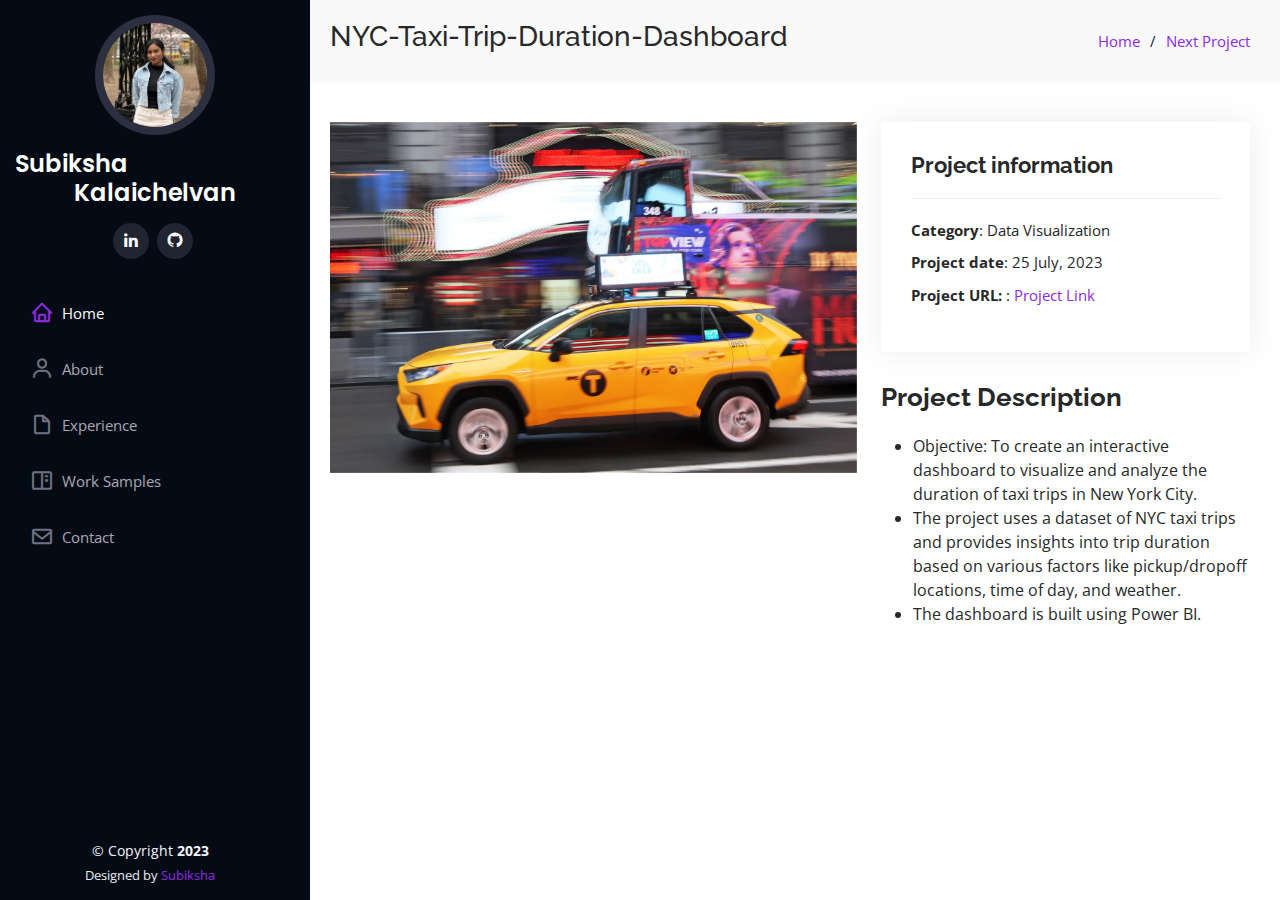
<file: nyc_taxi.html>
<!DOCTYPE html>
<html lang="en">

<head>


  <meta charset="utf-8">
  <meta content="width=device-width, initial-scale=1.0" name="viewport">

  <title>NYC Taxi Trip Duration Dashboard</title>
  <meta content="" name="description">
  <meta content="" name="keywords">

  <!-- Favicons -->
  <link href="assets/img/favicon.png" rel="icon">
  <link href="assets/img/apple-touch-icon.png" rel="apple-touch-icon">

  <!-- Google Fonts -->
  <link href="https://fonts.googleapis.com/css?family=Open+Sans:300,300i,400,400i,600,600i,700,700i|Raleway:300,300i,400,400i,500,500i,600,600i,700,700i|Poppins:300,300i,400,400i,500,500i,600,600i,700,700i" rel="stylesheet">

  <!-- Vendor CSS Files -->
  <link href="assets/vendor/aos/aos.css" rel="stylesheet">
  <link href="assets/vendor/bootstrap/css/bootstrap.min.css" rel="stylesheet">
  <link href="assets/vendor/bootstrap-icons/bootstrap-icons.css" rel="stylesheet">
  <link href="assets/vendor/boxicons/css/boxicons.min.css" rel="stylesheet">
  <link href="assets/vendor/glightbox/css/glightbox.min.css" rel="stylesheet">
  <link href="assets/vendor/swiper/swiper-bundle.min.css" rel="stylesheet">

  <!-- Template Main CSS File -->
  <link href="assets/css/style.css" rel="stylesheet">



</head>

<body>

  <!-- ======= Mobile nav toggle button ======= -->
  <i class="bi bi-list mobile-nav-toggle d-xl-none"></i>

  <!-- ======= Header ======= -->
  <header id="header">
    <div class="d-flex flex-column">

      <div class="profile">
        <img src="profile.jpeg" alt="" class="img-fluid rounded-circle">
        <h1 class="text-light"><a href="index.html">Subiksha Kalaichelvan</a></h1>
        <div class="social-links mt-3 text-center">
          <a href="https://www.linkedin.com/in/subiksha-k-datascience" class="linkedin"><i class="bx bxl-linkedin"></i></a>
          <a href="https://github.com/subiksha16" class="github"><i class="bx bxl-github"></i></a>

        </div>
      </div>

      <nav id="navbar" class="nav-menu navbar">
        <ul>
          <li><a href="index.html#hero" class="nav-link scrollto active"><i class="bx bx-home"></i> <span>Home</span></a></li>
          <li><a href="index.html#about" class="nav-link scrollto"><i class="bx bx-user"></i> <span>About</span></a></li>
          <li><a href="index.html#resume" class="nav-link scrollto"><i class="bx bx-file-blank"></i> <span>Experience</span></a></li>
          <li><a href="index.html#portfolio" class="nav-link scrollto"><i class="bx bx-book-content"></i> <span>Work Samples</span></a></li>
          <li><a href="index.html#contact" class="nav-link scrollto"><i class="bx bx-envelope"></i> <span>Contact</span></a></li>
        </ul>
      </nav><!-- .nav-menu -->
    </div>
  </header><!-- End Header -->




  <main id="main">

    <!-- ======= Breadcrumbs ======= -->
    <section id="breadcrumbs" class="breadcrumbs">
      <div class="container">

        <div class="d-flex justify-content-between align-items-center">
          <h3>NYC-Taxi-Trip-Duration-Dashboard</h3>
          <ol>
            <li><a href="index.html">Home</a></li>
            <li><a href="transformer.html">Next Project</a></li>
          </ol>
        </div>

      </div>


    </section><!-- End Breadcrumbs -->

    <!-- ======= Portfolio Details Section ======= -->
    <section id="portfolio-details" class="portfolio-details">
      <div class="container">

        <div class="row gy-4">

          <div class="col-lg-7">
            <div class="portfolio-details-slider swiper">
              <div class="swiper-wrapper align-items-center">

                
                <div class="swiper-slide">
                  <img src="assets/img/taxi.png" alt="">
                </div>


              </div>
              <div class="swiper-pagination"></div>
            </div>
          </div>

          <div class="col-lg-5">
            <div class="portfolio-info">
              <h3>Project information</h3>
              <ul>
                <li><strong>Category</strong>: Data Visualization</li>
                <li><strong>Project date</strong>: 25 July, 2023</li>
                <li><strong>Project URL: </strong>: <a href="https://github.com/subiksha16/NYC-Taxi-Trip-Duration-Dashboard">Project Link</a></li>
              </ul>
            </div>
            <div class="portfolio-description">
              <h2>Project Description</h2>
              <ul>
               <li> Objective: To create an interactive dashboard to visualize and analyze the duration of taxi trips in New York City. </li>
               <li> The project uses a dataset of NYC taxi trips and provides insights into trip duration based on various factors like pickup/dropoff locations, time of day, and weather. </li>
               <li> The dashboard is built using Power BI. </li>
              
            </div>
          </div>
          </div>

        </div>

      </div>
    </section><!-- End Portfolio Details Section -->

  </main><!-- End #main -->

<!-- Next Portfolio Page -->








  <!-- ======= Footer ======= -->
  <footer id="footer">
    <div class="container">
      <div class="copyright">
        &copy; Copyright <strong><span>2023</span></strong>
      </div>
      <div class="credits">
        <!-- All the links in the footer should remain intact. -->
        <!-- You can delete the links only if you purchased the pro version. -->
        <!-- Licensing information: https://bootstrapmade.com/license/ -->
        <!-- Purchase the pro version with working PHP/AJAX contact form: https://bootstrapmade.com/iportfolio-bootstrap-portfolio-websites-template/ -->
        Designed by <a href="https://github.com/subiksha16">Subiksha</a>
      </div>
    </div>
  </footer><!-- End  Footer -->

  <a href="#" class="back-to-top d-flex align-items-center justify-content-center"><i class="bi bi-arrow-up-short"></i></a>

  <!-- Vendor JS Files -->
  <script src="assets/vendor/purecounter/purecounter_vanilla.js"></script>
  <script src="assets/vendor/aos/aos.js"></script>
  <script src="assets/vendor/bootstrap/js/bootstrap.bundle.min.js"></script>
  <script src="assets/vendor/glightbox/js/glightbox.min.js"></script>
  <script src="assets/vendor/isotope-layout/isotope.pkgd.min.js"></script>
  <script src="assets/vendor/swiper/swiper-bundle.min.js"></script>
  <script src="assets/vendor/typed.js/typed.umd.js"></script>
  <script src="assets/vendor/waypoints/noframework.waypoints.js"></script>
  <script src="assets/vendor/php-email-form/validate.js"></script>

  <!-- Template Main JS File -->
  <script src="assets/js/main.js"></script>

</body>

</html>
</file>
<file: assets/css/style.css>
/**
* Template Name: iPortfolio
* Updated: Sep 18 2023 with Bootstrap v5.3.2
* Template URL: https://bootstrapmade.com/iportfolio-bootstrap-portfolio-websites-template/
* Author: BootstrapMade.com
* License: https://bootstrapmade.com/license/
*/

/*--------------------------------------------------------------
# General
--------------------------------------------------------------*/
body {
  font-family: "Open Sans", sans-serif;
  color: #272829;
}

a {
  color: #8A2BE2;
  text-decoration: none;
}

a:hover {
  color: #9932CC;
  text-decoration: none;
}

h1,
h2,
h3,
h4,
h5,
h6 {
  font-family: "Raleway", sans-serif;
}

/*--------------------------------------------------------------
# Back to top button
--------------------------------------------------------------*/
.back-to-top {
  position: fixed;
  visibility: hidden;
  opacity: 0;
  right: 15px;
  bottom: 15px;
  z-index: 996;
  background: #8A2BE2;
  width: 40px;
  height: 40px;
  border-radius: 50px;
  transition: all 0.4s;
}

.back-to-top i {
  font-size: 28px;
  color: #fff;
  line-height: 0;
}

.back-to-top:hover {
  background: #9932CC;
  color: #fff;
}

.back-to-top.active {
  visibility: visible;
  opacity: 1;
}

/*--------------------------------------------------------------
# Header
--------------------------------------------------------------*/
#header {
  position: fixed;
  top: 0;
  left: 0;
  bottom: 0;
  width: 310px;
  transition: all ease-in-out 0.5s;
  z-index: 9997;
  transition: all 0.5s;
  padding: 0 15px;
  background: #040b14;
  overflow-y: auto;
}

#header .profile img {
  margin: 15px auto;
  display: block;
  width: 120px;
  border: 8px solid #2c2f3f;
}

#header .profile h1 {
  font-size: 24px;
  margin: 0;
  padding: 0;
  font-weight: 600;
  -moz-text-align-last: center;
  text-align-last: center;
  font-family: "Poppins", sans-serif;
}

#header .profile h1 a,
#header .profile h1 a:hover {
  color: #fff;
  text-decoration: none;
}

#header .profile .social-links a {
  font-size: 18px;
  display: inline-block;
  background: #212431;
  color: #fff;
  line-height: 1;
  padding: 8px 0;
  margin-right: 4px;
  border-radius: 50%;
  text-align: center;
  width: 36px;
  height: 36px;
  transition: 0.3s;
}

#header .profile .social-links a:hover {
  background: #8A2BE2;
  color: #fff;
  text-decoration: none;
}

#main {
  margin-left: 300px;
}

.container,
.container-fluid {
  padding-left: 30px;
  padding-right: 30px;
}

@media (max-width: 1199px) {
  #header {
    left: -300px;
  }

  #main {
    margin-left: 0;
  }

  .container,
  .container-fluid {
    padding-left: 12px;
    padding-right: 12px;
  }
}

/*--------------------------------------------------------------
# Navigation Menu
--------------------------------------------------------------*/
/* Desktop Navigation */
.nav-menu {
  padding: 30px 0 0 0;
}

.nav-menu * {
  margin: 0;
  padding: 0;
  list-style: none;
}

.nav-menu>ul>li {
  position: relative;
  white-space: nowrap;
}

.nav-menu a,
.nav-menu a:focus {
  display: flex;
  align-items: center;
  color: #a8a9b4;
  padding: 12px 15px;
  margin-bottom: 8px;
  transition: 0.3s;
  font-size: 15px;
}

.nav-menu a i,
.nav-menu a:focus i {
  font-size: 24px;
  padding-right: 8px;
  color: #6f7180;
}

.nav-menu a:hover,
.nav-menu .active,
.nav-menu .active:focus,
.nav-menu li:hover>a {
  text-decoration: none;
  color: #fff;
}

.nav-menu a:hover i,
.nav-menu .active i,
.nav-menu .active:focus i,
.nav-menu li:hover>a i {
  color: #8A2BE2;
}

/* Mobile Navigation */
.mobile-nav-toggle {
  position: fixed;
  right: 15px;
  top: 15px;
  z-index: 9998;
  border: 0;
  font-size: 24px;
  transition: all 0.4s;
  outline: none !important;
  background-color: #8A2BE2;
  color: #fff;
  width: 40px;
  height: 40px;
  display: inline-flex;
  align-items: center;
  justify-content: center;
  line-height: 0;
  border-radius: 50px;
  cursor: pointer;
}

.mobile-nav-active {
  overflow: hidden;
}

.mobile-nav-active #header {
  left: 0;
}


/*
#Next Portfolio
*/

.next-portfolio {
  display: flex;
  flex-direction: column; /* Align vertically */
  align-items: center; /* Center horizontally */
  text-decoration: none;
  color: #007bff; /* Change the color as needed */
  position: fixed;
  top: 0; /* Position at the top of the page */
  right: 0; /* Align to the right */
}

.next-portfolio i {
  margin-left: 10px; /* Add some space between the text and the icon */
}


/*--------------------------------------------------------------
# Hero Section
--------------------------------------------------------------*/
#hero {
  width: 100%;
  height: 100vh;
  background: url("../img/image1.png") top center;
  background-size: cover;
}

#hero:before {
  content: "";
  background: rgba(5, 13, 24, 0.3);
  position: absolute;
  bottom: 0;
  top: 0;
  left: 0;
  right: 0;
  z-index: 1;
}

#hero .hero-container {
  position: relative;
  z-index: 2;
  min-width: 300px;
}

#hero h1 {
  margin: 0 0 10px 0;
  font-size: 64px;
  font-weight: 700;
  line-height: 56px;
  color: #fff;
}

#hero p {
  color: #fff;
  margin-bottom: 50px;
  font-size: 26px;
  font-family: "Poppins", sans-serif;
}

#hero p span {
  color: #fff;
  padding-bottom: 4px;
  letter-spacing: 1px;
  border-bottom: 3px solid #8A2BE2;
}

@media (min-width: 1024px) {
  #hero {
    background-attachment: fixed;
  }
}

@media (max-width: 768px) {
  #hero {
    height: auto;
    padding: 100px 0;
  }

  #hero h1 {
    font-size: 28px;
    line-height: 36px;
  }

  #hero h2 {
    font-size: 18px;
    line-height: 24px;
    margin-bottom: 30px;
  }
}

/*--------------------------------------------------------------
# Sections General
--------------------------------------------------------------*/
section {
  padding: 60px 0;
  overflow: hidden;
}

.section-bg {
  background: #f5f8fd;
}

.section-title {
  padding-bottom: 30px;
}

.section-title h2 {
  font-size: 32px;
  font-weight: bold;
  margin-bottom: 20px;
  padding-bottom: 20px;
  position: relative;
  color: #173b6c;
}

.section-title h2::after {
  content: "";
  position: absolute;
  display: block;
  width: 50px;
  height: 3px;
  background: #8A2BE2;
  bottom: 0;
  left: 0;
}

.section-title p {
  margin-bottom: 0;
}

/*--------------------------------------------------------------
# About
--------------------------------------------------------------*/
.about .content h3 {
  font-weight: 700;
  font-size: 26px;
  color: #173b6c;
}

.about .content ul {
  list-style: none;
  padding: 0;
}

.about .content .row {
  margin-bottom: 20px;
}

.about .content .row .col-lg-6 {
  padding-bottom: 20px;
}

.about .content ul strong {
  margin-right: 10px;
}

.about .content ul i {
  font-size: 16px;
  margin-right: 5px;
  color: #8A2BE2;
  line-height: 0;
}

.about .content p:last-child {
  margin-bottom: 0;
}

/*--------------------------------------------------------------
# Facts
--------------------------------------------------------------*/
.facts {
  padding-bottom: 30px;
}

.facts .count-box {
  padding: 30px;
  width: 100%;
}

.facts .count-box i {
  display: block;
  font-size: 44px;
  color: #8A2BE2;
  float: left;
  line-height: 0;
}

.facts .count-box span {
  font-size: 48px;
  line-height: 40px;
  display: block;
  font-weight: 700;
  color: #050d18;
  margin-left: 60px;
}

.facts .count-box p {
  padding: 15px 0 0 0;
  margin: 0 0 0 60px;
  font-family: "Raleway", sans-serif;
  font-size: 14px;
  color: #122f57;
}

.facts .count-box a {
  font-weight: 600;
  display: block;
  margin-top: 20px;
  color: #122f57;
  font-size: 15px;
  font-family: "Poppins", sans-serif;
  transition: ease-in-out 0.3s;
}

.facts .count-box a:hover {
  color: #1f5297;
}

/*--------------------------------------------------------------
# Akills
--------------------------------------------------------------*/
.skills .progress {
  height: 60px;
  display: block;
  background: none;
  border-radius: 0;
}

.skills .progress .skill {
  padding: 0;
  margin: 0 0 6px 0;
  text-transform: uppercase;
  display: block;
  font-weight: 600;
  font-family: "Poppins", sans-serif;
  color: #050d18;
}

.skills .progress .skill .val {
  float: right;
  font-style: normal;
}

.skills .progress-bar-wrap {
  background: #dce8f8;
  height: 10px;
}

.skills .progress-bar {
  width: 1px;
  height: 10px;
  transition: 0.9s;
  background-color: #8A2BE2;
}

.skill-box {
  display: inline-block; /* Make skill boxes inline */
  margin: 0 8px 15px; /* Add some spacing between boxes */
  padding: 5px;
  border: 3px solid #ddd;
  border-radius: 8px;
  background-color: #fff; /* Adjust the background color as needed */
}


/*--------------------------------------------------------------
# Resume
--------------------------------------------------------------*/
.resume .resume-title {
  font-size: 26px;
  font-weight: 700;
  margin-top: 20px;
  margin-bottom: 20px;
  color: #050d18;
}

.resume .resume-item {
  padding: 0 0 20px 20px;
  margin-top: -2px;
  border-left: 2px solid #1f5297;
  position: relative;
}

.resume .resume-item h4 {
  line-height: 18px;
  font-size: 18px;
  font-weight: 600;
  text-transform: uppercase;
  font-family: "Poppins", sans-serif;
  color: #050d18;
  margin-bottom: 10px;
}

.resume .resume-item h5 {
  font-size: 16px;
  background: #e4edf9;
  padding: 5px 15px;
  display: inline-block;
  font-weight: 600;
  margin-bottom: 10px;
}

.resume .resume-item ul {
  padding-left: 20px;
}

.resume .resume-item ul li {
  padding-bottom: 10px;
}

.resume .resume-item:last-child {
  padding-bottom: 0;
}

.resume .resume-item::before {
  content: "";
  position: absolute;
  width: 16px;
  height: 16px;
  border-radius: 50px;
  left: -9px;
  top: 0;
  background: #fff;
  border: 2px solid #1f5297;
}

/*--------------------------------------------------------------
# Portfolio
--------------------------------------------------------------*/
.portfolio .portfolio-item {
  margin-bottom: 30px;
}

.portfolio #portfolio-flters {
  padding: 0;
  margin: 0 auto 35px auto;
  list-style: none;
  text-align: center;
  background: #fff;
  border-radius: 50px;
  padding: 2px 15px;
}

.portfolio #portfolio-flters li {
  cursor: pointer;
  display: inline-block;
  padding: 10px 15px 8px 15px;
  font-size: 14px;
  font-weight: 600;
  line-height: 1;
  text-transform: uppercase;
  color: #272829;
  margin-bottom: 5px;
  transition: all 0.3s ease-in-out;
}

.portfolio #portfolio-flters li:hover,
.portfolio #portfolio-flters li.filter-active {
  color: #8A2BE2;
}

.portfolio #portfolio-flters li:last-child {
  margin-right: 0;
}

.portfolio .portfolio-wrap {
  transition: 0.3s;
  position: relative;
  overflow: hidden;
  z-index: 1;
}

.portfolio .portfolio-wrap::before {
  content: "";
  background: rgba(255, 255, 255, 0.5);
  position: absolute;
  left: 0;
  right: 0;
  top: 0;
  bottom: 0;
  transition: all ease-in-out 0.3s;
  z-index: 2;
  opacity: 0;
}

.portfolio .portfolio-wrap .portfolio-links {
  opacity: 1;
  left: 0;
  right: 0;
  bottom: -60px;
  z-index: 3;
  position: absolute;
  transition: all ease-in-out 0.3s;
  display: flex;
  justify-content: center;
}

.portfolio .portfolio-wrap .portfolio-links a {
  color: #fff;
  font-size: 28px;
  text-align: center;
  background: rgba(138, 43, 226, 0.75);
  transition: 0.3s;
  width: 50%;
}

.portfolio .portfolio-wrap .portfolio-links a:hover {
  background: rgba(153, 50, 204, 0.95);
}

.portfolio .portfolio-wrap .portfolio-links a+a {
  border-left: 1px solid #9932CC;
}

.portfolio .portfolio-wrap:hover::before {
  top: 0;
  left: 0;
  right: 0;
  bottom: 0;
  opacity: 1;
}

.portfolio .portfolio-wrap:hover .portfolio-links {
  opacity: 1;
  bottom: 0;
}

/*--------------------------------------------------------------
# Portfolio Details
--------------------------------------------------------------*/
.portfolio-details {
  padding-top: 40px;
}

.portfolio-details .portfolio-details-slider img {
  width: 100%;
}

.portfolio-details .portfolio-details-slider .swiper-pagination {
  margin-top: 20px;
  position: relative;
}

.portfolio-details .portfolio-details-slider .swiper-pagination .swiper-pagination-bullet {
  width: 12px;
  height: 12px;
  background-color: #fff;
  opacity: 1;
  border: 1px solid #8A2BE2;
}

.portfolio-details .portfolio-details-slider .swiper-pagination .swiper-pagination-bullet-active {
  background-color: #8A2BE2;
}

.portfolio-details .portfolio-info {
  padding: 30px;
  box-shadow: 0px 0 30px rgba(5, 13, 24, 0.08);
}

.portfolio-details .portfolio-info h3 {
  font-size: 22px;
  font-weight: 700;
  margin-bottom: 20px;
  padding-bottom: 20px;
  border-bottom: 1px solid #eee;
}

.portfolio-details .portfolio-info ul {
  list-style: none;
  padding: 0;
  font-size: 15px;
}

.portfolio-details .portfolio-info ul li+li {
  margin-top: 10px;
}

.portfolio-details .portfolio-description {
  padding-top: 30px;
}

.portfolio-details .portfolio-description h2 {
  font-size: 26px;
  font-weight: 700;
  margin-bottom: 20px;
}

.portfolio-details .portfolio-description p {
  padding: 0;
}

/*--------------------------------------------------------------
# Services
--------------------------------------------------------------*/
.services .icon-box {
  margin-bottom: 20px;
}

.services .icon {
  float: left;
  display: flex;
  align-items: center;
  justify-content: center;
  width: 54px;
  height: 54px;
  background: #8A2BE2;
  border-radius: 50%;
  transition: 0.5s;
  border: 1px solid #8A2BE2;
}

.services .icon i {
  color: #fff;
  font-size: 24px;
  line-height: 0;
}

.services .icon-box:hover .icon {
  background: #fff;
}

.services .icon-box:hover .icon i {
  color: #8A2BE2;
}

.services .title {
  margin-left: 80px;
  font-weight: 700;
  margin-bottom: 15px;
  font-size: 18px;
}

.services .title a {
  color: #343a40;
}

.services .title a:hover {
  color: #8A2BE2;
}

.services .description {
  margin-left: 80px;
  line-height: 24px;
  font-size: 14px;
}

/*--------------------------------------------------------------
# Testimonials
--------------------------------------------------------------*/
.testimonials .testimonials-carousel,
.testimonials .testimonials-slider {
  overflow: hidden;
}

.testimonials .testimonial-item {
  box-sizing: content-box;
  text-align: center;
  min-height: 320px;
}

.testimonials .testimonial-item .testimonial-img {
  width: 90px;
  border-radius: 50%;
  margin: 0 auto;
}

.testimonials .testimonial-item h3 {
  font-size: 18px;
  font-weight: bold;
  margin: 10px 0 5px 0;
  color: #111;
}

.testimonials .testimonial-item h4 {
  font-size: 14px;
  color: #999;
  margin: 0;
}

.testimonials .testimonial-item .quote-icon-left,
.testimonials .testimonial-item .quote-icon-right {
  color: #c3e8fa;
  font-size: 26px;
}

.testimonials .testimonial-item .quote-icon-left {
  display: inline-block;
  left: -5px;
  position: relative;
}

.testimonials .testimonial-item .quote-icon-right {
  display: inline-block;
  right: -5px;
  position: relative;
  top: 10px;
}

.testimonials .testimonial-item p {
  font-style: italic;
  margin: 0 15px 15px 15px;
  padding: 20px;
  background: #fff;
  position: relative;
  margin-bottom: 35px;
  border-radius: 6px;
  box-shadow: 0px 2px 15px rgba(0, 0, 0, 0.1);
}

.testimonials .testimonial-item p::after {
  content: "";
  width: 0;
  height: 0;
  border-top: 20px solid #fff;
  border-right: 20px solid transparent;
  border-left: 20px solid transparent;
  position: absolute;
  bottom: -20px;
  left: calc(50% - 20px);
}

.testimonials .swiper-pagination {
  margin-top: 20px;
  position: relative;
}

.testimonials .swiper-pagination .swiper-pagination-bullet {
  width: 12px;
  height: 12px;
  background-color: #fff;
  opacity: 1;
  border: 1px solid #8A2BE2;
}

.testimonials .swiper-pagination .swiper-pagination-bullet-active {
  background-color: #8A2BE2;
}

/*--------------------------------------------------------------
# Contact
--------------------------------------------------------------*/
.contact {
  padding-bottom: 130px;
}

.contact .info {
  padding: 30px;
  background: #fff;
  width: 100%;
  box-shadow: 0 0 24px 0 rgba(0, 0, 0, 0.12);
}

.contact .info i {
  font-size: 20px;
  color: #8A2BE2;
  float: left;
  width: 44px;
  height: 44px;
  background: #E6E6FA;
  display: flex;
  justify-content: center;
  align-items: center;
  border-radius: 50px;
  transition: all 0.3s ease-in-out;
}

.contact .info h4 {
  padding: 0 0 0 60px;
  font-size: 22px;
  font-weight: 600;
  margin-bottom: 5px;
  color: #050d18;
}

.contact .info p {
  padding: 0 0 10px 60px;
  margin-bottom: 20px;
  font-size: 14px;
  color: #173b6c;
}

.contact .info .email p {
  padding-top: 5px;
}

.contact .info .social-links {
  padding-left: 60px;
}

.contact .info .social-links a {
  font-size: 18px;
  display: inline-block;
  background: #333;
  color: #fff;
  line-height: 1;
  padding: 8px 0;
  border-radius: 50%;
  text-align: center;
  width: 36px;
  height: 36px;
  transition: 0.3s;
  margin-right: 10px;
}

.contact .info .social-links a:hover {
  background: #8A2BE2;
  color: #fff;
}

.contact .info .email:hover i,
.contact .info .address:hover i,
.contact .info .phone:hover i {
  background: #8A2BE2;
  color: #fff;
}

.contact .php-email-form {
  width: 100%;
  padding: 30px;
  background: #fff;
  box-shadow: 0 0 24px 0 rgba(0, 0, 0, 0.12);
}

.contact .php-email-form .form-group {
  padding-bottom: 8px;
}

.contact .php-email-form .validate {
  display: none;
  color: red;
  margin: 0 0 15px 0;
  font-weight: 400;
  font-size: 13px;
}

.contact .php-email-form .error-message {
  display: none;
  color: #fff;
  background: #ed3c0d;
  text-align: left;
  padding: 15px;
  font-weight: 600;
}

.contact .php-email-form .error-message br+br {
  margin-top: 25px;
}

.contact .php-email-form .sent-message {
  display: none;
  color: #fff;
  background: #18d26e;
  text-align: center;
  padding: 15px;
  font-weight: 600;
}

.contact .php-email-form .loading {
  display: none;
  background: #fff;
  text-align: center;
  padding: 15px;
}

.contact .php-email-form .loading:before {
  content: "";
  display: inline-block;
  border-radius: 50%;
  width: 24px;
  height: 24px;
  margin: 0 10px -6px 0;
  border: 3px solid #18d26e;
  border-top-color: #eee;
  animation: animate-loading 1s linear infinite;
}

.contact .php-email-form .form-group {
  margin-bottom: 15px;
}

.contact .php-email-form label {
  padding-bottom: 8px;
}

.contact .php-email-form input,
.contact .php-email-form textarea {
  border-radius: 0;
  box-shadow: none;
  font-size: 14px;
}

.contact .php-email-form input {
  height: 44px;
}

.contact .php-email-form textarea {
  padding: 10px 15px;
}

.contact .php-email-form button[type=submit] {
  background: #8A2BE2;
  border: 0;
  padding: 10px 24px;
  color: #fff;
  transition: 0.4s;
  border-radius: 4px;
}

.contact .php-email-form button[type=submit]:hover {
  background: #9932CC;
}

@keyframes animate-loading {
  0% {
    transform: rotate(0deg);
  }

  100% {
    transform: rotate(360deg);
  }
}

/*--------------------------------------------------------------
# Breadcrumbs
--------------------------------------------------------------*/
.breadcrumbs {
  padding: 20px 0;
  background: #f9f9f9;
}

.breadcrumbs h2 {
  font-size: 26px;
  font-weight: 300;
}

.breadcrumbs ol {
  display: flex;
  flex-wrap: wrap;
  list-style: none;
  padding: 0;
  margin: 0;
  font-size: 15px;
}

.breadcrumbs ol li+li {
  padding-left: 10px;
}

.breadcrumbs ol li+li::before {
  display: inline-block;
  padding-right: 10px;
  color: #0e2442;
  content: "/";
}

@media (max-width: 768px) {
  .breadcrumbs .d-flex {
    display: block !important;
  }

  .breadcrumbs ol {
    display: block;
  }

  .breadcrumbs ol li {
    display: inline-block;
  }
}

/*--------------------------------------------------------------
# Footer
--------------------------------------------------------------*/
#footer {
  padding: 15px;
  color: #f4f6fd;
  font-size: 14px;
  position: fixed;
  left: 0;
  bottom: 0;
  width: 300px;
  z-index: 9999;
  background: #040b14;
}

#footer .copyright {
  text-align: center;
}

#footer .credits {
  padding-top: 5px;
  text-align: center;
  font-size: 13px;
  color: #eaebf0;
}

@media (max-width: 1199px) {
  #footer {
    position: static;
    width: auto;
    padding-right: 20px 15px;
  }
}

/*--------------------------------------------------------------
# Chatbot
--------------------------------------------------------------*/
#chatbot-container {
  position: fixed;
  bottom: 20px;
  right: 20px;
  width: 350px;
  max-width: 90%;
  background-color: #fff;
  border-radius: 10px;
  box-shadow: 0 0 20px rgba(0, 0, 0, 0.1);
  display: none;
  flex-direction: column;
  z-index: 10000;
}

#chatbot-header {
  background-color: #8A2BE2;
  color: #fff;
  padding: 15px;
  border-top-left-radius: 10px;
  border-top-right-radius: 10px;
  display: flex;
  justify-content: space-between;
  align-items: center;
}

#chatbot-close-btn {
  cursor: pointer;
  font-size: 20px;
}

#chatbot-messages {
  flex-grow: 1;
  padding: 15px;
  overflow-y: auto;
  max-height: 300px;
}

#chatbot-input-container {
  display: flex;
  padding: 15px;
  border-top: 1px solid #eee;
}

#chatbot-input {
  flex-grow: 1;
  border: 1px solid #ccc;
  border-radius: 5px;
  padding: 10px;
  font-size: 14px;
}

#chatbot-send-btn {
  background-color: #8A2BE2;
  color: #fff;
  border: none;
  border-radius: 5px;
  padding: 10px 15px;
  margin-left: 10px;
  cursor: pointer;
  font-size: 14px;
}

#chatbot-open-btn {
  position: fixed;
  bottom: 20px;
  right: 20px;
  background-color: #8A2BE2;
  color: #fff;
  border: none;
  border-radius: 50%;
  width: 60px;
  height: 60px;
  font-size: 30px;
  display: flex;
  justify-content: center;
  align-items: center;
  cursor: pointer;
  box-shadow: 0 0 20px rgba(0, 0, 0, 0.1);
  z-index: 9999;
}

/*--------------------------------------------------------------
# Custom Professional Portfolio Overrides
--------------------------------------------------------------*/
/* 1. Reset iPortfolio's default absolute positioning to allow content below images */
.portfolio .portfolio-wrap {
  background: #fff;
  border-radius: 10px;
  box-shadow: 0px 5px 20px rgba(0, 0, 0, 0.1);
  height: 100%;
  display: flex;
  flex-direction: column;
  overflow: hidden;
  transition: transform 0.3s ease;
  margin-bottom: 30px;
}

/* Ensure the hover effect from the original template doesn't hide our content */
.portfolio .portfolio-wrap::before {
  display: none !important; /* Removes the white overlay */
}

.portfolio .portfolio-wrap:hover {
  transform: translateY(-8px);
  box-shadow: 0px 15px 30px rgba(0, 0, 0, 0.15);
}

/* 2. Image Placeholder Styling */
.portfolio-img {
  height: 200px;
  background: #f4f4f4;
  overflow: hidden;
  position: relative;
}

.portfolio-img img {
  width: 100%;
  height: 100%;
  object-fit: cover;
}

/* 3. Content Area Styling (Always Visible) */
.portfolio-info {
  padding: 20px;
  flex-grow: 1;
  display: flex;
  flex-direction: column;
  opacity: 1 !important; /* Override template's hover-only visibility */
  position: static !important; /* Move it from floating to standard flow */
}

.portfolio-info h4 {
  font-size: 19px;
  font-weight: 700;
  margin-bottom: 10px;
  color: #173b6c; /* Matching your heading colors */
}

/* 4. Tech Badges (Purple to match your theme) */
.tech-stack {
  margin-bottom: 12px;
}

.tech-stack .badge {
  background: #8A2BE215;
  color: #8A2BE2;
  font-weight: 600;
  font-size: 11px;
  padding: 5px 10px;
  margin-right: 5px;
  border-radius: 4px;
  display: inline-block;
  text-transform: uppercase;
}

/* 5. Metrics Section */
.project-metrics {
  font-size: 13px;
  padding-left: 12px;
  margin: 15px 0;
  border-left: 3px solid #8A2BE2; /* Purple accent */
  color: #444;
  list-style: none;
}

.project-metrics li {
  margin-bottom: 8px;
  line-height: 1.4;
}

/* 6. Action Links at Bottom */
.portfolio-links {
  margin-top: auto;
  padding-top: 15px;
  border-top: 1px solid #f0f0f0;
  position: static !important; /* Move from bottom overlay to standard position */
  display: flex !important;
  justify-content: flex-start !important;
  opacity: 1 !important;
}

.portfolio-links a {
  font-size: 14px;
  font-weight: 700;
  margin-right: 20px;
  color: #8A2BE2 !important;
  background: none !important; /* Removing the default big purple block background */
  width: auto !important;
  transition: 0.3s;
}

.portfolio-links a:hover {
  color: #9932CC !important;
}

.portfolio-links a i {
  font-size: 18px;
  vertical-align: middle;
  margin-right: 4px;
}
/* Force uniform grid layout */
.portfolio-container {
  display: flex !important;
  flex-wrap: wrap !important;
  height: auto !important; /* Overrides the script-calculated height */
}

.portfolio-item {
  position: static !important; /* Disables the 'shabby' masonry stacking */
  display: flex;
  align-items: stretch; /* Makes all items in a row the same height */
}

.portfolio-wrap {
  width: 100%;
  display: flex;
  flex-direction: column;
  flex: 1;
}

/* This makes the description area expand to fill the empty space */
.portfolio-info {
  flex-grow: 1; 
  display: flex;
  flex-direction: column;
}

/* Ensures the links always stay at the very bottom of the card */
.portfolio-links {
  margin-top: auto; 
}
/* Resume Aesthetics */
.resume-item {
  padding: 0 0 20px 20px;
  margin-top: -2px;
  border-left: 2px solid #1f5297;
  position: relative;
}

.company-name {
  font-size: 24px;
  font-weight: 700;
  text-transform: uppercase;
  color: #050d18;
  margin: 0;
}

.tenure-badge {
  background: #eef7ff;
  padding: 5px 15px;
  display: inline-block;
  font-weight: 600;
  color: #1f5297;
  border-radius: 50px;
  font-size: 14px;
}

.role-header {
  display: flex;
  justify-content: space-between;
  align-items: baseline;
  flex-wrap: wrap;
  border-bottom: 1px solid #f1f1f1;
  padding-bottom: 5px;
  margin-bottom: 10px;
}

.job-title {
  font-size: 18px;
  font-weight: 600;
  color: #1f5297;
}

.client-tag {
  font-style: italic;
  color: #68718a;
  font-size: 15px;
}

.role-date {
  font-size: 14px;
  color: #212529;
  font-weight: 500;
}

.resume-item ul {
  padding-left: 20px;
}

.resume-item ul li {
  padding-bottom: 8px;
}
/* Enhanced Client Highlighting */
.client-highlight-row {
  display: flex;
  justify-content: space-between;
  align-items: center;
  background: #f8f9fa; /* Light grey background to box the client name */
  padding: 8px 12px;
  border-radius: 4px;
  border-left: 4px solid #1f5297;
  margin-bottom: 8px;
}

.client-brand {
  font-size: 16px;
  font-weight: 800; /* Extra Bold */
  letter-spacing: 1px;
  color: #1f5297; /* Your primary blue theme color */
  text-transform: uppercase;
}

.job-title-alt {
  font-size: 18px;
  font-weight: 700;
  color: #050d18;
  margin: 10px 0 5px 12px;
}

.role-date {
  font-size: 13px;
  color: #68718a;
  font-weight: 600;
}

.resume-item ul {
  list-style: square;
  color: #272829;
}
</file>
